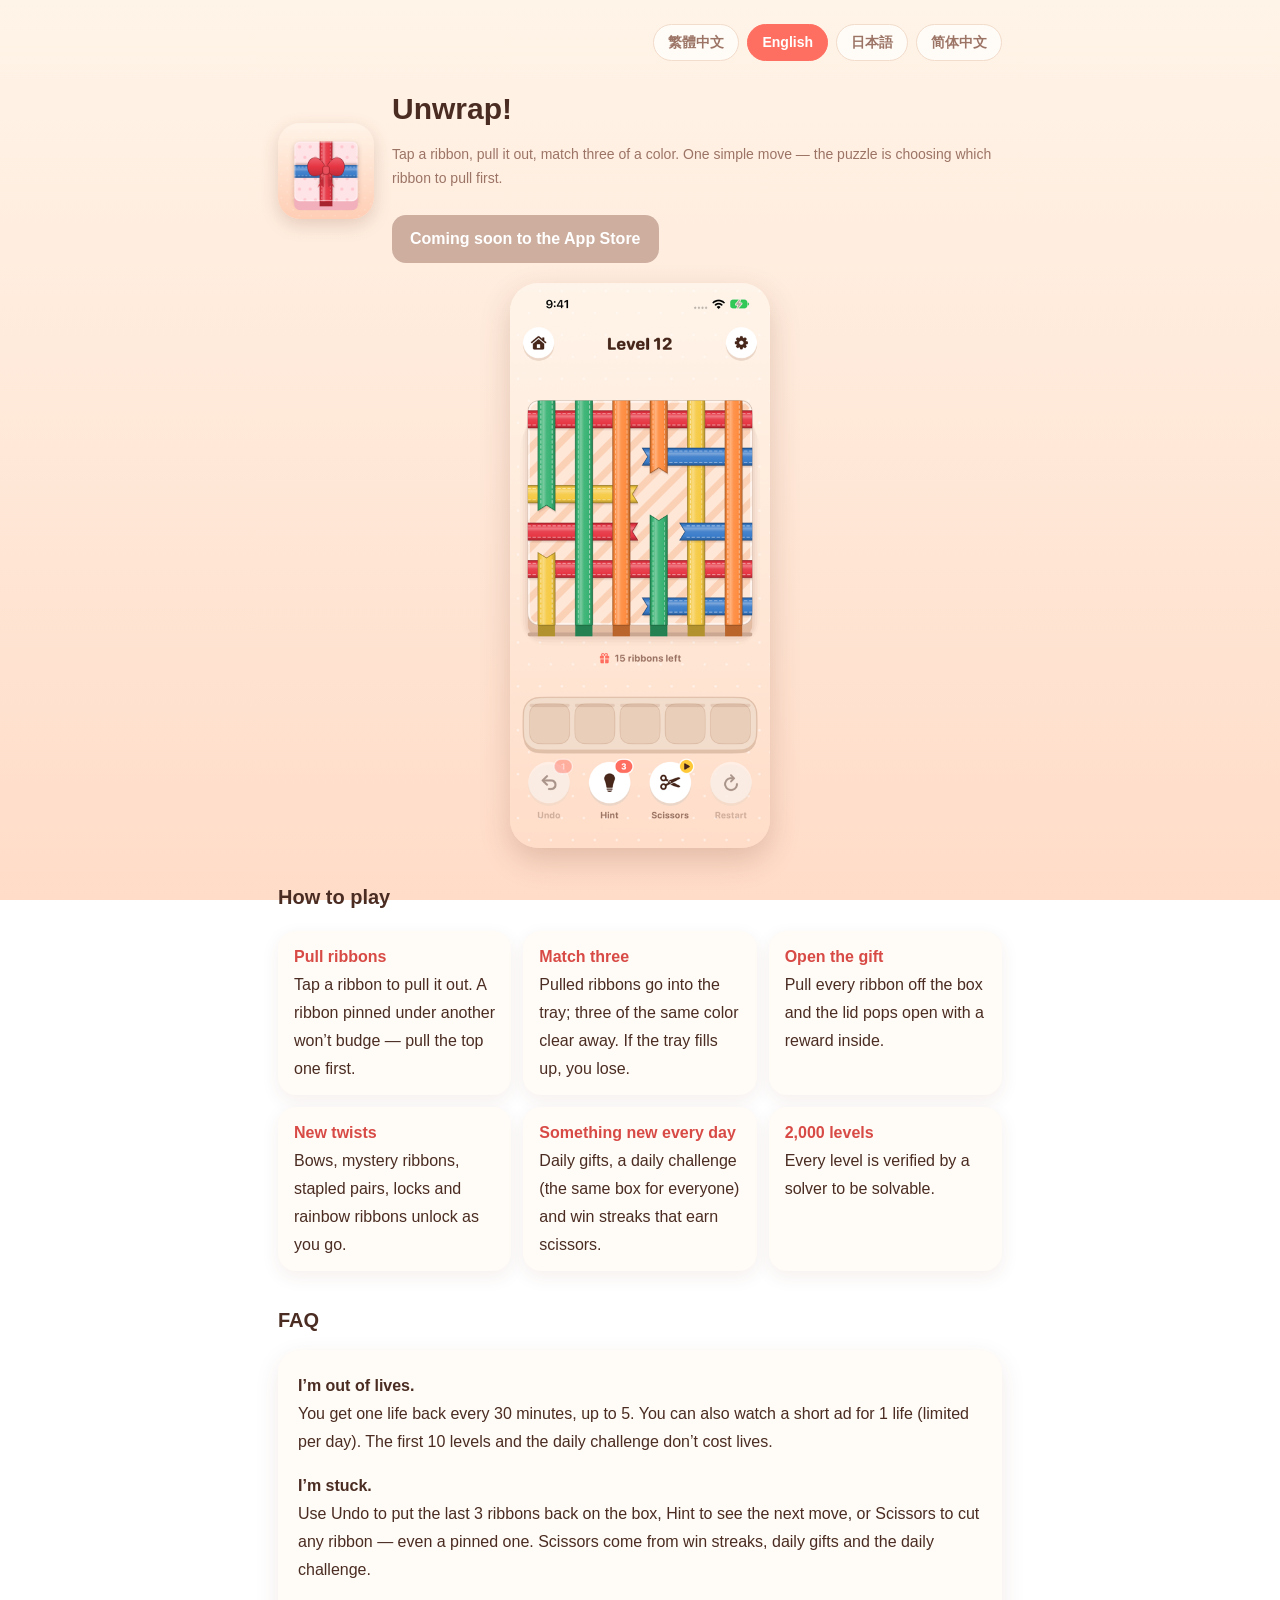
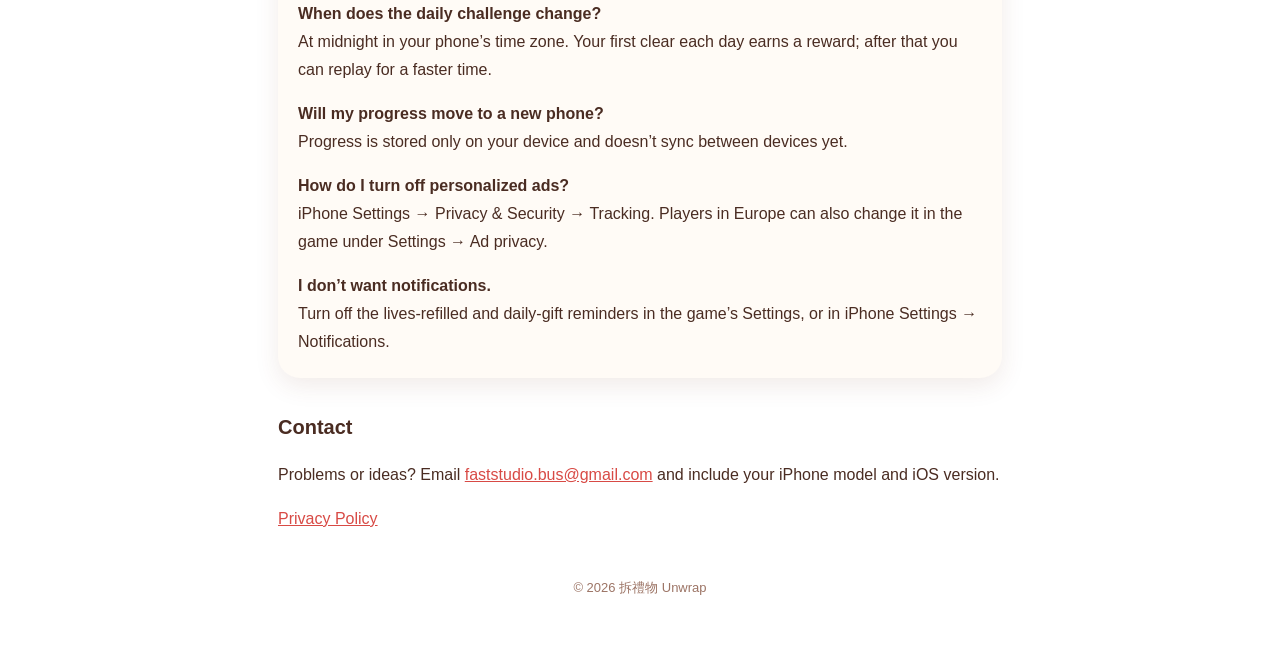
<file: index.html>
<!doctype html>
<html lang="zh-Hant">
<head>
<meta charset="utf-8">
<meta name="viewport" content="width=device-width, initial-scale=1">
<title>拆禮物 Unwrap</title>
<meta name="description" content="點緞帶、抽出來、同色三條消掉——一次一個動作的輕鬆解謎。Tap a ribbon, pull it out, match three — a relaxing one-tap puzzle.">
<meta property="og:title" content="拆禮物 Unwrap">
<meta property="og:image" content="icon.png">
<link rel="icon" href="icon.png">
<link rel="stylesheet" href="style.css">
</head>
<body>
<main>
<nav class="lang">
  <button data-l="zh-Hant">繁體中文</button>
  <button data-l="en">English</button>
  <button data-l="ja">日本語</button>
  <button data-l="zh-Hans">简体中文</button>
</nav>

<!-- 對外聯絡信箱 faststudio.bus@gmail.com；要換的話本頁和 privacy.html 全部一起換。
     上架後把 App Store 連結填進每個語言的 class="store" 按鈕（href），並拿掉 aria-disabled -->

<section data-lang="zh-Hant" data-title="拆禮物 Unwrap">
<div class="hero">
  <img src="icon.png" alt="">
  <div>
    <h1>拆禮物</h1>
    <p class="meta">點緞帶、抽出來、同色三條消掉。一次一個動作，難的是先抽哪一條。</p>
    <a class="store" aria-disabled="true" href="#">即將在 App Store 上架</a>
  </div>
</div>
<img class="shot" src="screen-zh-Hant.png" alt="遊戲畫面：禮物盒上交錯的緞帶與下方的收納盤">
<h2>怎麼玩</h2>
<ul class="features">
  <li><b>抽緞帶</b>點一下緞帶就把它抽出來；被別條壓住的抽不動，要先抽上面那條。</li>
  <li><b>同色三條消掉</b>抽出來的緞帶放進收納盤，同色湊滿三條就消掉；盤子滿了就輸。</li>
  <li><b>拆開禮物</b>盒子上的緞帶全部抽完，盒蓋彈開，裡面有獎勵。</li>
  <li><b>新花樣</b>蝴蝶結、神秘緞帶、黏在一起、鎖頭、彩虹緞帶，一路解鎖。</li>
  <li><b>每天都有新挑戰</b>每日禮物、每日挑戰（全世界同一題）、連勝送剪刀。</li>
  <li><b>2000 關</b>每一關都經解題器驗證一定解得開。</li>
</ul>
<h2>常見問題</h2>
<div class="card">
<p><b>生命用完了怎麼辦？</b><br>每 30 分鐘回復 1 條，最多 5 條；也可以看一段廣告補 1 條（每天有次數上限）。前 10 關失敗不扣命，每日挑戰也不用命。</p>
<p><b>卡關了怎麼辦？</b><br>可以用「退回」把最後放進盤子的 3 條放回盒子、用「提示」看下一步，或用「剪刀」直接剪下任何一條（被壓住的也行）。剪刀可以從連勝、每日禮物、每日挑戰拿到。</p>
<p><b>每日挑戰什麼時候換題？</b><br>每天午夜（依你手機的時區）換一題，每天第一次過關有獎勵，之後可以重玩刷更快的紀錄。</p>
<p><b>換手機後進度還在嗎？</b><br>遊戲進度只存在手機上，目前不會跨裝置同步。</p>
<p><b>要怎麼關閉個人化廣告？</b><br>iPhone「設定 → 隱私權與安全性 → 追蹤」關閉。歐洲地區的玩家也可以在遊戲「設定 → 廣告隱私設定」修改。</p>
<p><b>不想收到通知？</b><br>遊戲「設定」裡可以關閉生命回滿與每日禮物的提醒，或到 iPhone「設定 → 通知」關閉。</p>
</div>
<h2>聯絡我們</h2>
<p>遇到問題或有建議，歡迎寫信：<a href="mailto:faststudio.bus@gmail.com">faststudio.bus@gmail.com</a>（請附上手機型號與 iOS 版本）。</p>
<p><a href="privacy.html#zh-Hant">隱私權政策</a></p>
</section>

<section data-lang="en" data-title="Unwrap! — Ribbon Puzzle">
<div class="hero">
  <img src="icon.png" alt="">
  <div>
    <h1>Unwrap!</h1>
    <p class="meta">Tap a ribbon, pull it out, match three of a color. One simple move — the puzzle is choosing which ribbon to pull first.</p>
    <a class="store" aria-disabled="true" href="#">Coming soon to the App Store</a>
  </div>
</div>
<img class="shot" src="screen-en.png" alt="Gameplay: crossing ribbons on a gift box with the tray below">
<h2>How to play</h2>
<ul class="features">
  <li><b>Pull ribbons</b>Tap a ribbon to pull it out. A ribbon pinned under another won’t budge — pull the top one first.</li>
  <li><b>Match three</b>Pulled ribbons go into the tray; three of the same color clear away. If the tray fills up, you lose.</li>
  <li><b>Open the gift</b>Pull every ribbon off the box and the lid pops open with a reward inside.</li>
  <li><b>New twists</b>Bows, mystery ribbons, stapled pairs, locks and rainbow ribbons unlock as you go.</li>
  <li><b>Something new every day</b>Daily gifts, a daily challenge (the same box for everyone) and win streaks that earn scissors.</li>
  <li><b>2,000 levels</b>Every level is verified by a solver to be solvable.</li>
</ul>
<h2>FAQ</h2>
<div class="card">
<p><b>I’m out of lives.</b><br>You get one life back every 30 minutes, up to 5. You can also watch a short ad for 1 life (limited per day). The first 10 levels and the daily challenge don’t cost lives.</p>
<p><b>I’m stuck.</b><br>Use Undo to put the last 3 ribbons back on the box, Hint to see the next move, or Scissors to cut any ribbon — even a pinned one. Scissors come from win streaks, daily gifts and the daily challenge.</p>
<p><b>When does the daily challenge change?</b><br>At midnight in your phone’s time zone. Your first clear each day earns a reward; after that you can replay for a faster time.</p>
<p><b>Will my progress move to a new phone?</b><br>Progress is stored only on your device and doesn’t sync between devices yet.</p>
<p><b>How do I turn off personalized ads?</b><br>iPhone Settings → Privacy &amp; Security → Tracking. Players in Europe can also change it in the game under Settings → Ad privacy.</p>
<p><b>I don’t want notifications.</b><br>Turn off the lives-refilled and daily-gift reminders in the game’s Settings, or in iPhone Settings → Notifications.</p>
</div>
<h2>Contact</h2>
<p>Problems or ideas? Email <a href="mailto:faststudio.bus@gmail.com">faststudio.bus@gmail.com</a> and include your iPhone model and iOS version.</p>
<p><a href="privacy.html#en">Privacy Policy</a></p>
</section>

<section data-lang="ja" data-title="リボンほどき — Unwrap">
<div class="hero">
  <img src="icon.png" alt="">
  <div>
    <h1>リボンほどき</h1>
    <p class="meta">リボンをタップして引き抜き、同じ色を3本そろえて消そう。操作はタップだけ。悩みどころは「どれから抜くか」。</p>
    <a class="store" aria-disabled="true" href="#">App Store にて近日公開</a>
  </div>
</div>
<img class="shot" src="screen-ja.png" alt="ゲーム画面：プレゼント箱に重なったリボンと下のトレー">
<h2>遊び方</h2>
<ul class="features">
  <li><b>リボンを抜く</b>タップでリボンを引き抜きます。上に別のリボンが重なっていると抜けないので、上から順に。</li>
  <li><b>同じ色を3本で消える</b>抜いたリボンはトレーへ。同じ色が3本そろうと消えます。トレーがいっぱいになるとゲームオーバー。</li>
  <li><b>プレゼントを開ける</b>箱のリボンを全部抜くとフタがポンと開いて、ごほうびが飛び出します。</li>
  <li><b>新しいしかけ</b>ちょうちょ結び、なぞのリボン、ホチキス留め、カギ、レインボーリボンが順番に登場。</li>
  <li><b>毎日の楽しみ</b>デイリーギフト、デイリーチャレンジ（世界中で同じ問題）、連勝でハサミがもらえる。</li>
  <li><b>2000ステージ</b>すべてのステージがソルバーで解けることを確認済み。</li>
</ul>
<h2>よくある質問</h2>
<div class="card">
<p><b>ライフがなくなった</b><br>30分ごとに1つ回復します（最大5つ）。短い広告を見て1つ回復することもできます（1日の回数に上限あり）。最初の10ステージとデイリーチャレンジはライフを使いません。</p>
<p><b>行き詰まった</b><br>「もどす」で最後にトレーに入れた3本を箱に戻す、「ヒント」で次の一手を見る、「ハサミ」でどのリボンでも切り取る（重なっていてもOK）ことができます。ハサミは連勝・デイリーギフト・デイリーチャレンジでもらえます。</p>
<p><b>デイリーチャレンジはいつ変わる？</b><br>端末のタイムゾーンで毎日0時に変わります。その日最初のクリアでごほうびがもらえ、その後はタイム更新に何度でも挑戦できます。</p>
<p><b>機種変更したら進行状況は引き継げる？</b><br>進行状況は端末にのみ保存され、現在は端末間で同期されません。</p>
<p><b>パーソナライズ広告をオフにするには？</b><br>iPhone の「設定 → プライバシーとセキュリティ → トラッキング」でオフにできます。ヨーロッパのプレイヤーはゲーム内の「設定 → 広告のプライバシー設定」からも変更できます。</p>
<p><b>通知を止めたい</b><br>ゲームの「設定」でライフ回復・デイリーギフトのお知らせをオフにするか、iPhone の「設定 → 通知」でオフにしてください。</p>
</div>
<h2>お問い合わせ</h2>
<p>不具合やご意見は <a href="mailto:faststudio.bus@gmail.com">faststudio.bus@gmail.com</a> まで（iPhone の機種と iOS のバージョンを添えてください）。</p>
<p><a href="privacy.html#ja">プライバシーポリシー</a></p>
</section>

<section data-lang="zh-Hans" data-title="拆礼物 Unwrap">
<div class="hero">
  <img src="icon.png" alt="">
  <div>
    <h1>拆礼物</h1>
    <p class="meta">点缎带、抽出来、同色三条消掉。一次一个动作，难的是先抽哪一条。</p>
    <a class="store" aria-disabled="true" href="#">即将在 App Store 上架</a>
  </div>
</div>
<img class="shot" src="screen-zh-Hans.png" alt="游戏画面：礼物盒上交错的缎带与下方的收纳盘">
<h2>怎么玩</h2>
<ul class="features">
  <li><b>抽缎带</b>点一下缎带就把它抽出来；被别条压住的抽不动，要先抽上面那条。</li>
  <li><b>同色三条消掉</b>抽出来的缎带放进收纳盘，同色凑满三条就消掉；盘子满了就输。</li>
  <li><b>拆开礼物</b>盒子上的缎带全部抽完，盒盖弹开，里面有奖励。</li>
  <li><b>新花样</b>蝴蝶结、神秘缎带、粘在一起、锁头、彩虹缎带，一路解锁。</li>
  <li><b>每天都有新挑战</b>每日礼物、每日挑战（全世界同一题）、连胜送剪刀。</li>
  <li><b>2000 关</b>每一关都经解题器验证一定解得开。</li>
</ul>
<h2>常见问题</h2>
<div class="card">
<p><b>生命用完了怎么办？</b><br>每 30 分钟恢复 1 条，最多 5 条；也可以看一段广告补 1 条（每天有次数上限）。前 10 关失败不扣命，每日挑战也不用命。</p>
<p><b>卡关了怎么办？</b><br>可以用“退回”把最后放进盘子的 3 条放回盒子、用“提示”看下一步，或用“剪刀”直接剪下任何一条（被压住的也行）。剪刀可以从连胜、每日礼物、每日挑战拿到。</p>
<p><b>每日挑战什么时候换题？</b><br>每天午夜（依你手机的时区）换一题，每天第一次过关有奖励，之后可以重玩刷更快的纪录。</p>
<p><b>换手机后进度还在吗？</b><br>游戏进度只存在手机上，目前不会跨设备同步。</p>
<p><b>怎么关闭个性化广告？</b><br>iPhone“设置 → 隐私与安全性 → 跟踪”关闭。欧洲地区的玩家也可以在游戏“设置 → 广告隐私设置”修改。</p>
<p><b>不想收到通知？</b><br>游戏“设置”里可以关闭生命回满与每日礼物的提醒，或到 iPhone“设置 → 通知”关闭。</p>
</div>
<h2>联系我们</h2>
<p>遇到问题或有建议，欢迎写信：<a href="mailto:faststudio.bus@gmail.com">faststudio.bus@gmail.com</a>（请附上手机型号与 iOS 版本）。</p>
<p><a href="privacy.html#zh-Hans">隐私政策</a></p>
</section>

<footer>© 2026 拆禮物 Unwrap</footer>
</main>
<script src="lang.js"></script>
</body>
</html>
</file>
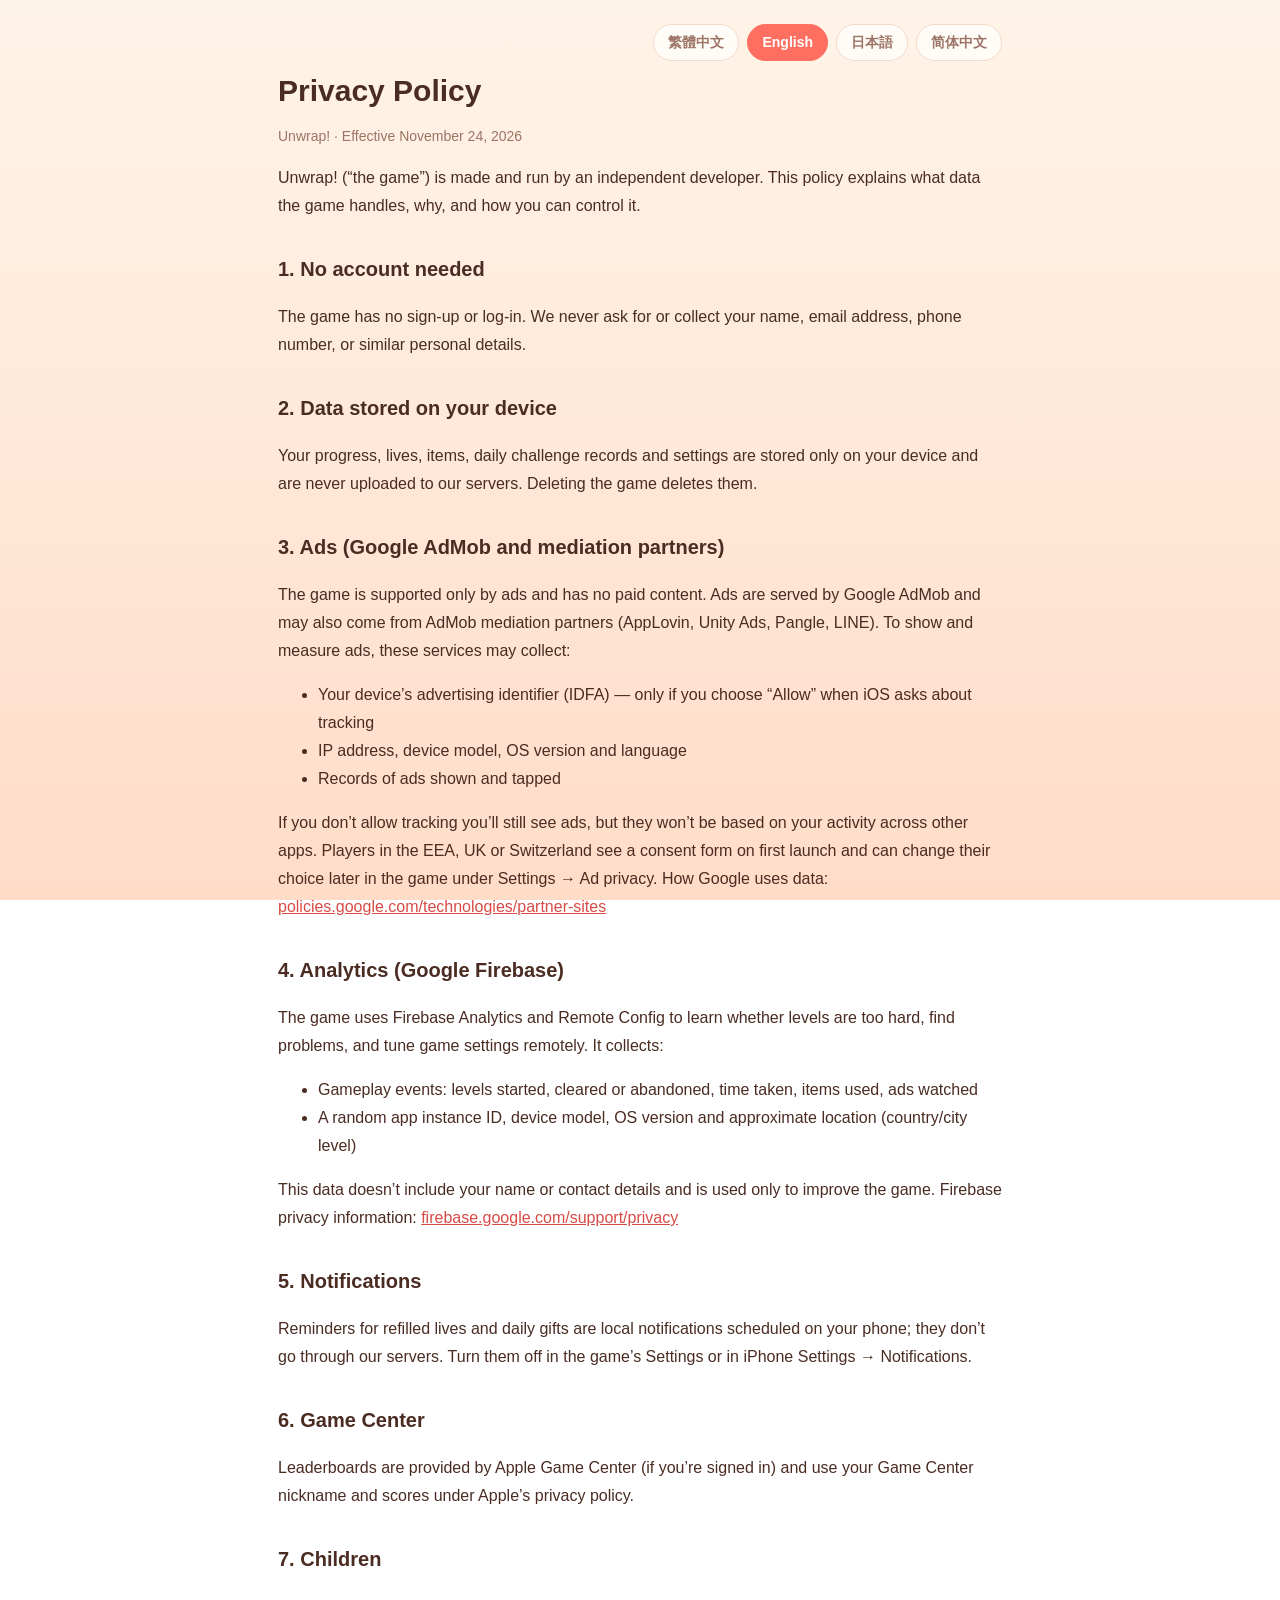
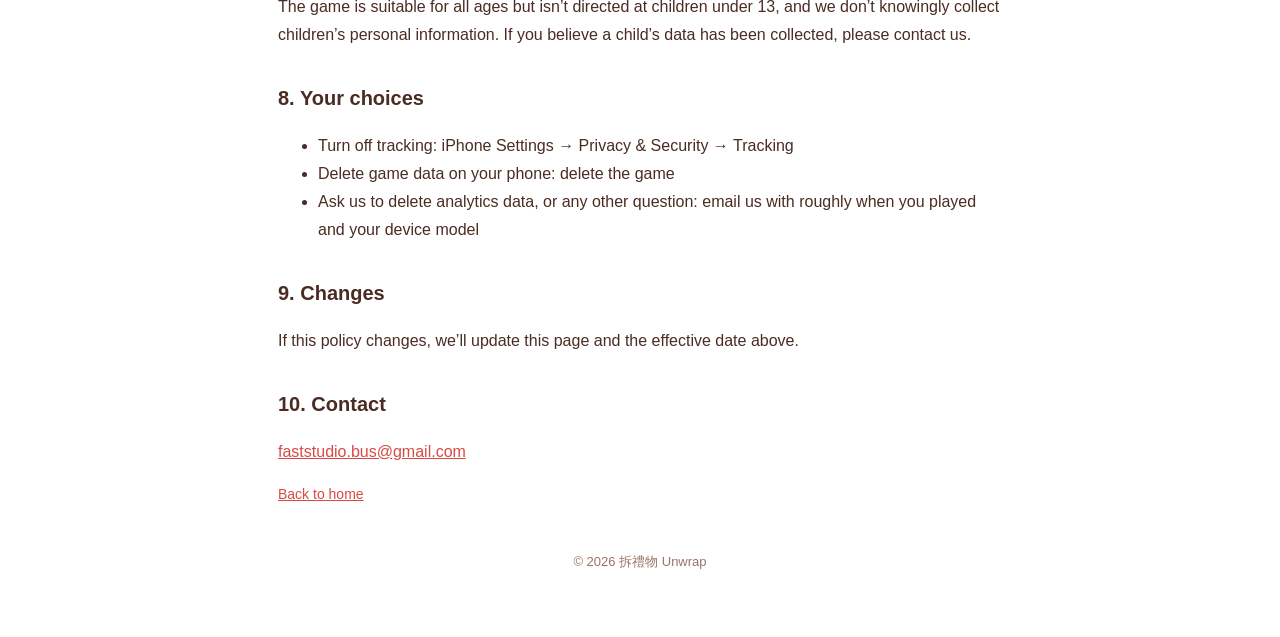
<file: privacy.html>
<!doctype html>
<html lang="zh-Hant">
<head>
<meta charset="utf-8">
<meta name="viewport" content="width=device-width, initial-scale=1">
<title>隱私權政策 · 拆禮物 Unwrap</title>
<link rel="icon" href="icon.png">
<link rel="stylesheet" href="style.css">
</head>
<body>
<main>
<nav class="lang">
  <button data-l="zh-Hant">繁體中文</button>
  <button data-l="en">English</button>
  <button data-l="ja">日本語</button>
  <button data-l="zh-Hans">简体中文</button>
</nav>

<!-- 對外聯絡信箱 faststudio.bus@gmail.com；要換的話本頁和 index.html 全部一起換。
     App 加了新的數據、廣告或追蹤服務時，四種語言都要改，並更新生效日期 -->

<section data-lang="zh-Hant" data-title="隱私權政策 · 拆禮物 Unwrap">
<h1>隱私權政策</h1>
<p class="meta">拆禮物 Unwrap · 生效日期：2026 年 11 月 24 日</p>
<p>拆禮物（以下稱「本遊戲」）由個人開發者製作與營運。這份政策說明本遊戲會處理哪些資料、用在哪裡，以及你可以怎麼控制。</p>

<h2>1. 不需要帳號</h2>
<p>本遊戲不需要註冊或登入，我們不會要求或收集你的姓名、電子郵件、電話等個人資料。</p>

<h2>2. 存在你手機上的資料</h2>
<p>遊戲進度、生命、道具數量、每日挑戰紀錄與設定都只存在你的裝置上，不會上傳到我們的伺服器。刪除本遊戲就會一起刪除。</p>

<h2>3. 廣告（Google AdMob 與聯播夥伴）</h2>
<p>本遊戲只靠廣告營運，沒有任何付費內容。廣告由 Google AdMob 提供，也可能透過 AdMob 的聯播合作夥伴（AppLovin、Unity Ads、Pangle、LINE）提供。為了顯示與衡量廣告，這些服務可能會收集：</p>
<ul>
  <li>裝置的廣告識別碼（IDFA）：只有在你於系統詢問時選擇「允許追蹤」才會取得</li>
  <li>IP 位址、裝置型號、系統版本、語言</li>
  <li>廣告的顯示與點擊紀錄</li>
</ul>
<p>你沒有允許追蹤時，仍會看到廣告，但不會依你的跨 App 活動投放。位於歐洲經濟區、英國或瑞士的玩家，第一次開啟時會看到同意視窗，之後可以在遊戲「設定 → 廣告隱私設定」修改。Google 如何使用資料：<a href="https://policies.google.com/technologies/partner-sites">policies.google.com/technologies/partner-sites</a></p>

<h2>4. 數據分析（Google Firebase）</h2>
<p>本遊戲用 Firebase Analytics 與 Remote Config 了解關卡是否太難、哪裡出問題，並遠端調整遊戲數值。會收集：</p>
<ul>
  <li>遊玩紀錄：開始、完成或放棄的關卡、花費時間、使用道具次數、看廣告等事件</li>
  <li>App 的隨機識別碼、裝置型號、系統版本、大略地區（國家／城市層級）</li>
</ul>
<p>這些資料不包含你的姓名或聯絡方式，只用來改善遊戲。Firebase 的隱私說明：<a href="https://firebase.google.com/support/privacy">firebase.google.com/support/privacy</a></p>

<h2>5. 通知</h2>
<p>生命回滿、每日禮物的提醒是在你手機上排程的本地通知，不經過我們的伺服器。可以在遊戲「設定」或 iPhone「設定 → 通知」關閉。</p>

<h2>6. Game Center</h2>
<p>排行榜由 Apple Game Center 提供（如果你有登入），會使用你在 Game Center 的暱稱與成績，適用 Apple 的隱私權政策。</p>

<h2>7. 兒童</h2>
<p>本遊戲適合所有年齡遊玩，但不是專為 13 歲以下兒童設計，我們不會故意收集兒童的個人資料。如果你認為孩子的資料被收集了，請聯絡我們。</p>

<h2>8. 你可以怎麼做</h2>
<ul>
  <li>關閉追蹤：iPhone「設定 → 隱私權與安全性 → 追蹤」</li>
  <li>刪除手機上的遊戲資料：刪除本遊戲</li>
  <li>要求刪除分析資料或有任何疑問：寫信給我們，請附上大約的遊玩時間與裝置型號</li>
</ul>

<h2>9. 政策更新</h2>
<p>政策有變更時會更新這個頁面，並修改上方的生效日期。</p>

<h2>10. 聯絡我們</h2>
<p><a href="mailto:faststudio.bus@gmail.com">faststudio.bus@gmail.com</a></p>
<p class="soft"><a href="index.html#zh-Hant">回到首頁</a></p>
</section>

<section data-lang="en" data-title="Privacy Policy · Unwrap!">
<h1>Privacy Policy</h1>
<p class="meta">Unwrap! · Effective November 24, 2026</p>
<p>Unwrap! (“the game”) is made and run by an independent developer. This policy explains what data the game handles, why, and how you can control it.</p>

<h2>1. No account needed</h2>
<p>The game has no sign-up or log-in. We never ask for or collect your name, email address, phone number, or similar personal details.</p>

<h2>2. Data stored on your device</h2>
<p>Your progress, lives, items, daily challenge records and settings are stored only on your device and are never uploaded to our servers. Deleting the game deletes them.</p>

<h2>3. Ads (Google AdMob and mediation partners)</h2>
<p>The game is supported only by ads and has no paid content. Ads are served by Google AdMob and may also come from AdMob mediation partners (AppLovin, Unity Ads, Pangle, LINE). To show and measure ads, these services may collect:</p>
<ul>
  <li>Your device’s advertising identifier (IDFA) — only if you choose “Allow” when iOS asks about tracking</li>
  <li>IP address, device model, OS version and language</li>
  <li>Records of ads shown and tapped</li>
</ul>
<p>If you don’t allow tracking you’ll still see ads, but they won’t be based on your activity across other apps. Players in the EEA, UK or Switzerland see a consent form on first launch and can change their choice later in the game under Settings → Ad privacy. How Google uses data: <a href="https://policies.google.com/technologies/partner-sites">policies.google.com/technologies/partner-sites</a></p>

<h2>4. Analytics (Google Firebase)</h2>
<p>The game uses Firebase Analytics and Remote Config to learn whether levels are too hard, find problems, and tune game settings remotely. It collects:</p>
<ul>
  <li>Gameplay events: levels started, cleared or abandoned, time taken, items used, ads watched</li>
  <li>A random app instance ID, device model, OS version and approximate location (country/city level)</li>
</ul>
<p>This data doesn’t include your name or contact details and is used only to improve the game. Firebase privacy information: <a href="https://firebase.google.com/support/privacy">firebase.google.com/support/privacy</a></p>

<h2>5. Notifications</h2>
<p>Reminders for refilled lives and daily gifts are local notifications scheduled on your phone; they don’t go through our servers. Turn them off in the game’s Settings or in iPhone Settings → Notifications.</p>

<h2>6. Game Center</h2>
<p>Leaderboards are provided by Apple Game Center (if you’re signed in) and use your Game Center nickname and scores under Apple’s privacy policy.</p>

<h2>7. Children</h2>
<p>The game is suitable for all ages but isn’t directed at children under 13, and we don’t knowingly collect children’s personal information. If you believe a child’s data has been collected, please contact us.</p>

<h2>8. Your choices</h2>
<ul>
  <li>Turn off tracking: iPhone Settings → Privacy &amp; Security → Tracking</li>
  <li>Delete game data on your phone: delete the game</li>
  <li>Ask us to delete analytics data, or any other question: email us with roughly when you played and your device model</li>
</ul>

<h2>9. Changes</h2>
<p>If this policy changes, we’ll update this page and the effective date above.</p>

<h2>10. Contact</h2>
<p><a href="mailto:faststudio.bus@gmail.com">faststudio.bus@gmail.com</a></p>
<p class="soft"><a href="index.html#en">Back to home</a></p>
</section>

<section data-lang="ja" data-title="プライバシーポリシー · リボンほどき">
<h1>プライバシーポリシー</h1>
<p class="meta">リボンほどき · 施行日：2026年11月24日</p>
<p>リボンほどき（以下「本ゲーム」）は個人の開発者が制作・運営しています。本ポリシーでは、本ゲームが扱うデータ、その用途、あなたが選べることを説明します。</p>

<h2>1. アカウントは不要</h2>
<p>本ゲームに登録やログインはありません。氏名、メールアドレス、電話番号などの個人情報を求めたり収集したりすることはありません。</p>

<h2>2. 端末に保存されるデータ</h2>
<p>進行状況、ライフ、アイテム数、デイリーチャレンジの記録、設定は端末にのみ保存され、私たちのサーバーへ送られることはありません。本ゲームを削除すると一緒に削除されます。</p>

<h2>3. 広告（Google AdMob とメディエーションパートナー）</h2>
<p>本ゲームは広告のみで運営しており、有料コンテンツはありません。広告は Google AdMob により配信され、AdMob のメディエーションパートナー（AppLovin、Unity Ads、Pangle、LINE）から配信されることもあります。広告の表示と効果測定のため、これらのサービスは次の情報を収集することがあります。</p>
<ul>
  <li>端末の広告識別子（IDFA）：iOS のトラッキングの確認で「許可」を選んだ場合のみ</li>
  <li>IP アドレス、端末の機種、OS のバージョン、言語</li>
  <li>広告の表示・タップの記録</li>
</ul>
<p>トラッキングを許可しなくても広告は表示されますが、他のアプリでの行動にもとづく広告にはなりません。欧州経済領域・英国・スイスのプレイヤーには初回起動時に同意画面が表示され、あとからゲーム内の「設定 → 広告のプライバシー設定」で変更できます。Google によるデータの利用について：<a href="https://policies.google.com/technologies/partner-sites">policies.google.com/technologies/partner-sites</a></p>

<h2>4. 分析（Google Firebase）</h2>
<p>ステージの難しさや不具合を把握し、ゲームの数値をリモートで調整するため、Firebase Analytics と Remote Config を使用します。収集する情報：</p>
<ul>
  <li>プレイの記録：開始・クリア・中断したステージ、かかった時間、アイテムの使用回数、広告の視聴などのイベント</li>
  <li>アプリのランダムな識別子、端末の機種、OS のバージョン、おおよその地域（国・市区町村レベル）</li>
</ul>
<p>これらに氏名や連絡先は含まれず、ゲームの改善にのみ使用します。Firebase のプライバシーについて：<a href="https://firebase.google.com/support/privacy">firebase.google.com/support/privacy</a></p>

<h2>5. 通知</h2>
<p>ライフ回復やデイリーギフトのお知らせは端末内で予約されるローカル通知で、私たちのサーバーを経由しません。ゲームの「設定」または iPhone の「設定 → 通知」でオフにできます。</p>

<h2>6. Game Center</h2>
<p>ランキングは Apple Game Center により提供され（サインインしている場合）、Game Center のニックネームとスコアが Apple のプライバシーポリシーにもとづいて使用されます。</p>

<h2>7. 子ども</h2>
<p>本ゲームはすべての年齢の方が遊べますが、13歳未満の子ども向けに作られたものではなく、子どもの個人情報を意図的に収集することはありません。お子さまの情報が収集されたと思われる場合はご連絡ください。</p>

<h2>8. あなたができること</h2>
<ul>
  <li>トラッキングをオフにする：iPhone の「設定 → プライバシーとセキュリティ → トラッキング」</li>
  <li>端末のゲームデータを削除する：本ゲームを削除</li>
  <li>分析データの削除依頼やご質問：おおよそのプレイ時期と端末の機種を添えてメールでご連絡ください</li>
</ul>

<h2>9. ポリシーの変更</h2>
<p>本ポリシーを変更する場合は、このページと上記の施行日を更新します。</p>

<h2>10. お問い合わせ</h2>
<p><a href="mailto:faststudio.bus@gmail.com">faststudio.bus@gmail.com</a></p>
<p class="soft"><a href="index.html#ja">ホームへ戻る</a></p>
</section>

<section data-lang="zh-Hans" data-title="隐私政策 · 拆礼物 Unwrap">
<h1>隐私政策</h1>
<p class="meta">拆礼物 Unwrap · 生效日期：2026 年 11 月 24 日</p>
<p>拆礼物（以下称“本游戏”）由个人开发者制作与运营。这份政策说明本游戏会处理哪些数据、用在哪里，以及你可以怎么控制。</p>

<h2>1. 不需要账号</h2>
<p>本游戏不需要注册或登录，我们不会要求或收集你的姓名、电子邮件、电话等个人信息。</p>

<h2>2. 存在你手机上的数据</h2>
<p>游戏进度、生命、道具数量、每日挑战纪录与设置都只存在你的设备上，不会上传到我们的服务器。删除本游戏就会一起删除。</p>

<h2>3. 广告（Google AdMob 与聚合合作伙伴）</h2>
<p>本游戏只靠广告运营，没有任何付费内容。广告由 Google AdMob 提供，也可能通过 AdMob 的聚合合作伙伴（AppLovin、Unity Ads、Pangle、LINE）提供。为了显示与衡量广告，这些服务可能会收集：</p>
<ul>
  <li>设备的广告标识符（IDFA）：只有在你于系统询问时选择“允许跟踪”才会取得</li>
  <li>IP 地址、设备型号、系统版本、语言</li>
  <li>广告的展示与点击记录</li>
</ul>
<p>你没有允许跟踪时，仍会看到广告，但不会依你的跨 App 活动投放。位于欧洲经济区、英国或瑞士的玩家，第一次打开时会看到同意窗口，之后可以在游戏“设置 → 广告隐私设置”修改。Google 如何使用数据：<a href="https://policies.google.com/technologies/partner-sites">policies.google.com/technologies/partner-sites</a></p>

<h2>4. 数据分析（Google Firebase）</h2>
<p>本游戏用 Firebase Analytics 与 Remote Config 了解关卡是否太难、哪里出问题，并远程调整游戏数值。会收集：</p>
<ul>
  <li>游玩记录：开始、完成或放弃的关卡、花费时间、使用道具次数、看广告等事件</li>
  <li>App 的随机标识符、设备型号、系统版本、大致地区（国家／城市层级）</li>
</ul>
<p>这些数据不包含你的姓名或联系方式，只用来改善游戏。Firebase 的隐私说明：<a href="https://firebase.google.com/support/privacy">firebase.google.com/support/privacy</a></p>

<h2>5. 通知</h2>
<p>生命回满、每日礼物的提醒是在你手机上排程的本地通知，不经过我们的服务器。可以在游戏“设置”或 iPhone“设置 → 通知”关闭。</p>

<h2>6. Game Center</h2>
<p>排行榜由 Apple Game Center 提供（如果你有登录），会使用你在 Game Center 的昵称与成绩，适用 Apple 的隐私政策。</p>

<h2>7. 儿童</h2>
<p>本游戏适合所有年龄游玩，但不是专为 13 岁以下儿童设计，我们不会故意收集儿童的个人信息。如果你认为孩子的数据被收集了，请联系我们。</p>

<h2>8. 你可以怎么做</h2>
<ul>
  <li>关闭跟踪：iPhone“设置 → 隐私与安全性 → 跟踪”</li>
  <li>删除手机上的游戏数据：删除本游戏</li>
  <li>要求删除分析数据或有任何疑问：写信给我们，请附上大约的游玩时间与设备型号</li>
</ul>

<h2>9. 政策更新</h2>
<p>政策有变更时会更新这个页面，并修改上方的生效日期。</p>

<h2>10. 联系我们</h2>
<p><a href="mailto:faststudio.bus@gmail.com">faststudio.bus@gmail.com</a></p>
<p class="soft"><a href="index.html#zh-Hans">回到首页</a></p>
</section>

<footer>© 2026 拆禮物 Unwrap</footer>
</main>
<script src="lang.js"></script>
</body>
</html>
</file>
<file: style.css>
/* 拆禮物 官方網站：跟遊戲同一套暖色禮品店配色 */
:root { --bg: #fff4e8; --bg2: #ffdcc8; --card: #fffbf6; --ink: #4a2c22; --soft: #9c7465; --faint: #cdae9f; --coral: #ff6f61; --coral-dark: #d84a45; --gold: #ffc93c; --mint: #3ccb9a; --line: #f2dccb; }
* { box-sizing: border-box; }
html { background: linear-gradient(var(--bg), var(--bg2)) fixed; }
body { margin: 0; color: var(--ink); font: 16px/1.75 -apple-system, BlinkMacSystemFont, "SF Pro Rounded", "PingFang TC", "Hiragino Maru Gothic ProN", "Hiragino Sans", "Noto Sans CJK TC", sans-serif; }
main { max-width: 760px; margin: 0 auto; padding: 24px 18px 64px; }
h1 { font-size: 30px; line-height: 1.3; margin: 10px 0 4px; }
h2 { font-size: 20px; margin: 32px 0 8px; }
h3 { font-size: 17px; margin: 18px 0 4px; }
p, li { color: var(--ink); }
.meta, .soft { color: var(--soft); font-size: 14px; }
a { color: var(--coral-dark); }
nav.lang { display: flex; flex-wrap: wrap; gap: 8px; justify-content: flex-end; }
nav.lang button { background: var(--card); color: var(--soft); border: 1.5px solid var(--line); border-radius: 999px; padding: 5px 14px; font: inherit; font-size: 14px; font-weight: 600; cursor: pointer; }
nav.lang button[aria-pressed="true"] { color: #fff; background: var(--coral); border-color: var(--coral); }
section[data-lang] { display: none; }
section[data-lang].on { display: block; }
.hero { display: flex; gap: 18px; align-items: center; margin-top: 18px; }
.hero img { width: 96px; height: 96px; border-radius: 22px; box-shadow: 0 6px 18px rgba(122, 62, 42, .2); }
.tag { display: inline-block; background: var(--gold); color: var(--ink); font-weight: 700; font-size: 13px; border-radius: 999px; padding: 2px 12px; }
.card { background: var(--card); border-radius: 22px; padding: 6px 20px; margin: 12px 0; box-shadow: 0 8px 24px rgba(122, 62, 42, .1); }
.shot { display: block; width: 260px; max-width: 70%; margin: 20px auto 4px; border-radius: 28px; box-shadow: 0 12px 30px rgba(122, 62, 42, .22); }
.features { display: grid; grid-template-columns: repeat(auto-fit, minmax(210px, 1fr)); gap: 12px; padding: 0; list-style: none; }
.features li { background: var(--card); border-radius: 18px; padding: 12px 16px; box-shadow: 0 6px 18px rgba(122, 62, 42, .08); }
.features b { display: block; color: var(--coral-dark); }
.store { display: inline-block; margin-top: 10px; background: var(--ink); color: #fff; text-decoration: none; font-weight: 700; border-radius: 14px; padding: 10px 18px; }
.store[aria-disabled="true"] { background: var(--faint); pointer-events: none; }
footer { margin-top: 44px; color: var(--soft); font-size: 13px; text-align: center; }
</file>
